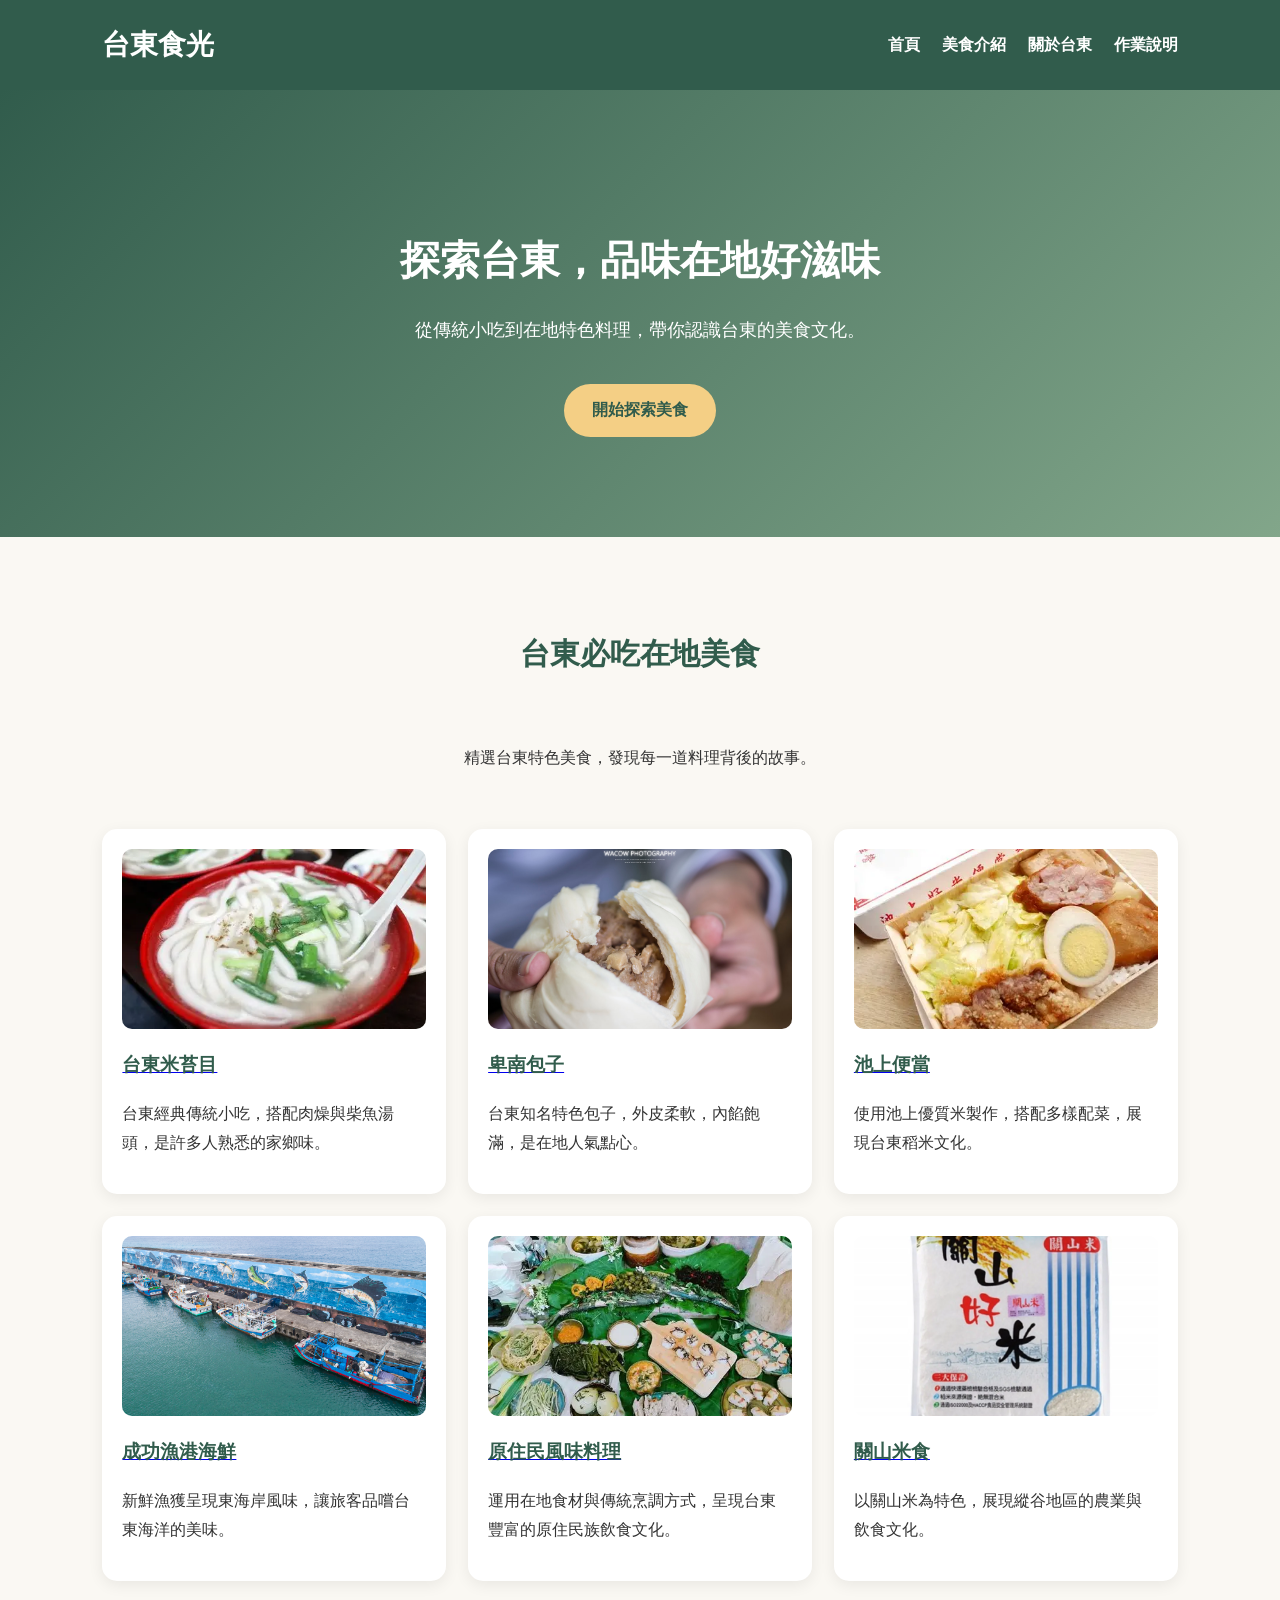
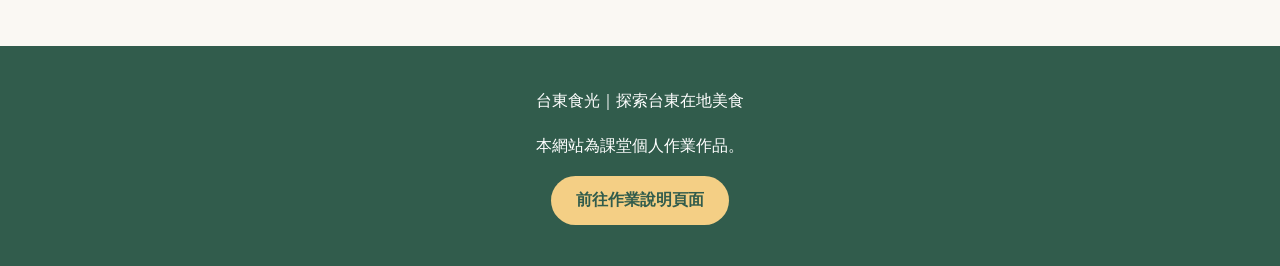
<file: index.html>
<!DOCTYPE html>
<html lang="zh-Hant">
<head>
    <meta charset="UTF-8">
    <meta name="viewport" content="width=device-width, initial-scale=1.0">
   <link rel="stylesheet" href="style.css">
    <title>台東食光｜探索台東在地美食</title>
</head>
<body>

    <!-- 網站導覽列 -->
    <header>
        <h1>台東食光</h1>

        <nav>
            <a href="index.html">首頁</a>
            <a href="#foods">美食介紹</a>
            <a href="#about">關於台東</a>
            <a href="about.html">作業說明</a>
        </nav>
    </header>

    <!-- 網站主視覺 -->
    <main>
        <section class="hero">
            <h2>探索台東，品味在地好滋味</h2>
            <p>從傳統小吃到在地特色料理，帶你認識台東的美食文化。</p>
            <a href="#foods">開始探索美食</a>
        </section>

        <!-- 美食介紹 -->
        
<section id="foods">
    <h2>台東必吃在地美食</h2>
    <p>精選台東特色美食，發現每一道料理背後的故事。</p>

    <article>
    <a href="https://www.google.com/search?q=台東米苔目店家"
       target="_blank">
        <img src="rice-noodles.jpg" alt="台東傳統米苔目">
        <h3>台東米苔目</h3>
    </a>
    <p>台東經典傳統小吃，搭配肉燥與柴魚湯頭，是許多人熟悉的家鄉味。</p>
</article>
<article>
    <a href="https://www.google.com/search?q=台東卑南包子店家" target="_blank">
        <img src="pinnan-bun.jpg" alt="卑南包子">
        <h3>卑南包子</h3>
    </a>
    <p>台東知名特色包子，外皮柔軟，內餡飽滿，是在地人氣點心。</p>
</article>
<article>
    <a href="https://www.google.com/search?q=台東池上便當店家" target="_blank">
        <img src="chishang-bento.jpg" alt="池上便當">
        <h3>池上便當</h3>
    </a>
    <p>使用池上優質米製作，搭配多樣配菜，展現台東稻米文化。</p>
</article>
 <article>
    <a href="https://www.google.com/search?q=台東成功漁港海鮮餐廳" target="_blank">
        <img src="chenggong-seafood.jpg" alt="成功漁港海鮮">
        <h3>成功漁港海鮮</h3>
    </a>
    <p>新鮮漁獲呈現東海岸風味，讓旅客品嚐台東海洋的美味。</p>
</article>
    <article>
    <a href="https://www.google.com/search?q=台東原住民風味料理餐廳" target="_blank">
        <img src="aboriginal-food.jpg" alt="原住民風味料理">
        <h3>原住民風味料理</h3>
    </a>
    <p>運用在地食材與傳統烹調方式，呈現台東豐富的原住民族飲食文化。</p>
</article>
<article>
    <a href="https://www.google.com/search?q=台東關山米食店家" target="_blank">
        <img src="guanshan-rice.jpg" alt="關山米食">
        <h3>關山米食</h3>
    </a>
    <p>以關山米為特色，展現縱谷地區的農業與飲食文化。</p>
</article>
    
  
</section>

    </main>

    <!-- 頁尾 -->
    <footer>
    <p>台東食光｜探索台東在地美食</p>
    <p>本網站為課堂個人作業作品。</p>

    <p>
        <a href="about.html">前往作業說明頁面</a>
    </p>
</footer>
</body>
</html>
</file>
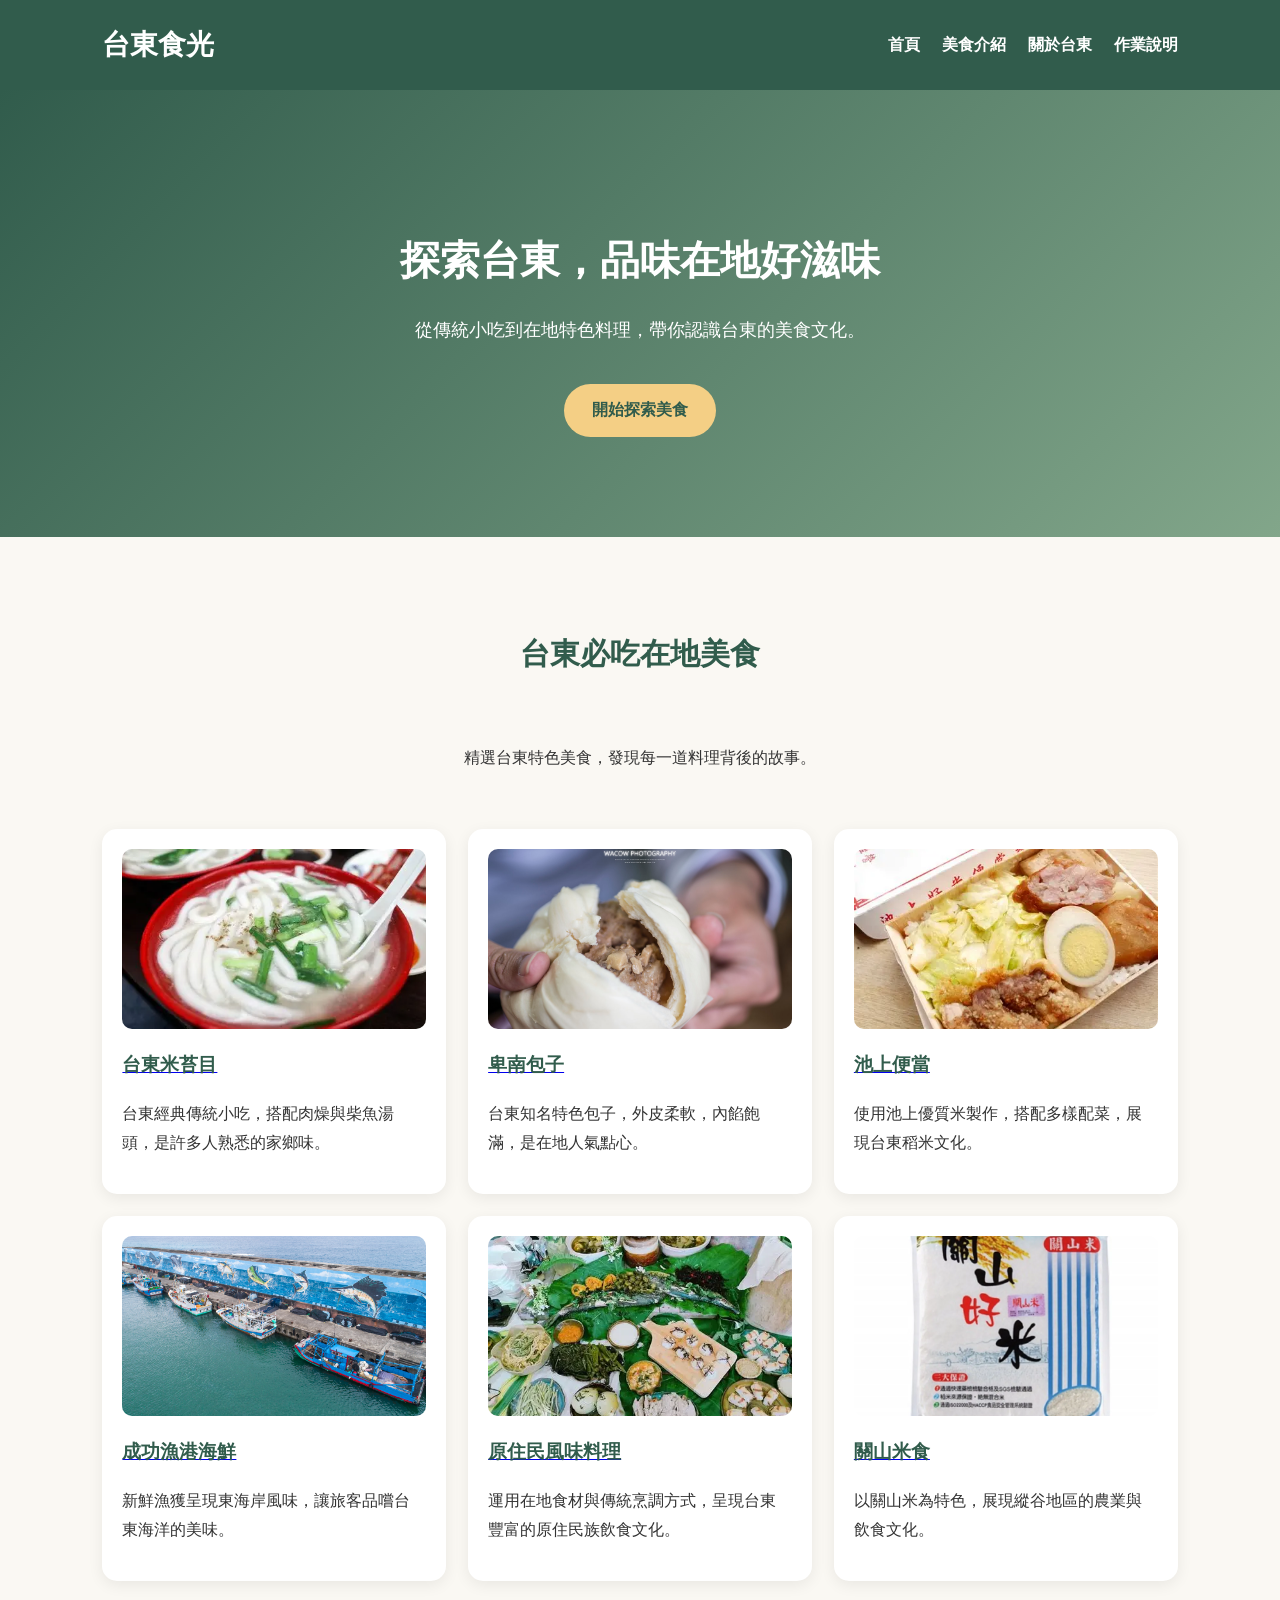
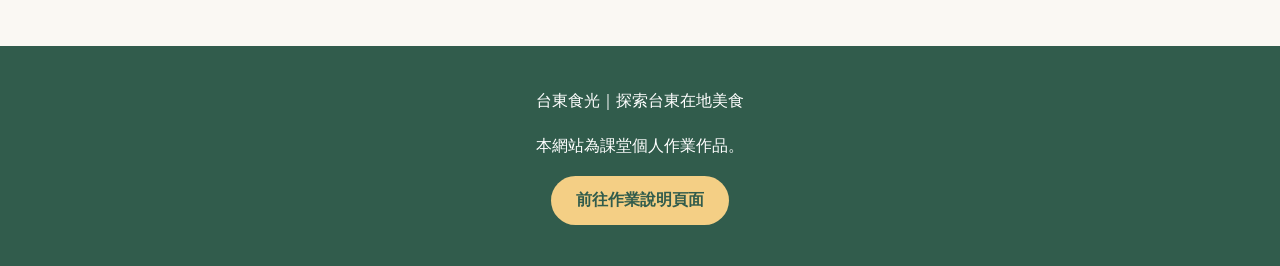
<file: 台東在地美食網站/index.html>
<!DOCTYPE html>
<html lang="zh-Hant">
<head>
    <meta charset="UTF-8">
    <meta name="viewport" content="width=device-width, initial-scale=1.0">
   <link rel="stylesheet" href="style.css">
    <title>台東食光｜探索台東在地美食</title>
</head>
<body>

    <!-- 網站導覽列 -->
    <header>
        <h1>台東食光</h1>

        <nav>
            <a href="index.html">首頁</a>
            <a href="#foods">美食介紹</a>
            <a href="#about">關於台東</a>
            <a href="about.html">作業說明</a>
        </nav>
    </header>

    <!-- 網站主視覺 -->
    <main>
        <section class="hero">
            <h2>探索台東，品味在地好滋味</h2>
            <p>從傳統小吃到在地特色料理，帶你認識台東的美食文化。</p>
            <a href="#foods">開始探索美食</a>
        </section>

        <!-- 美食介紹 -->
        
<section id="foods">
    <h2>台東必吃在地美食</h2>
    <p>精選台東特色美食，發現每一道料理背後的故事。</p>

    <article>
    <a href="https://www.google.com/search?q=台東米苔目店家"
       target="_blank">
        <img src="images/rice-noodles.jpg" alt="台東傳統米苔目">
        <h3>台東米苔目</h3>
    </a>
    <p>台東經典傳統小吃，搭配肉燥與柴魚湯頭，是許多人熟悉的家鄉味。</p>
</article>
<article>
    <a href="https://www.google.com/search?q=台東卑南包子店家" target="_blank">
        <img src="images/pinnan-bun.jpg" alt="卑南包子">
        <h3>卑南包子</h3>
    </a>
    <p>台東知名特色包子，外皮柔軟，內餡飽滿，是在地人氣點心。</p>
</article>
<article>
    <a href="https://www.google.com/search?q=台東池上便當店家" target="_blank">
        <img src="images/chishang-bento.jpg" alt="池上便當">
        <h3>池上便當</h3>
    </a>
    <p>使用池上優質米製作，搭配多樣配菜，展現台東稻米文化。</p>
</article>
 <article>
    <a href="https://www.google.com/search?q=台東成功漁港海鮮餐廳" target="_blank">
        <img src="images/chenggong-seafood.jpg" alt="成功漁港海鮮">
        <h3>成功漁港海鮮</h3>
    </a>
    <p>新鮮漁獲呈現東海岸風味，讓旅客品嚐台東海洋的美味。</p>
</article>
    <article>
    <a href="https://www.google.com/search?q=台東原住民風味料理餐廳" target="_blank">
        <img src="images/aboriginal-food.jpg" alt="原住民風味料理">
        <h3>原住民風味料理</h3>
    </a>
    <p>運用在地食材與傳統烹調方式，呈現台東豐富的原住民族飲食文化。</p>
</article>
<article>
    <a href="https://www.google.com/search?q=台東關山米食店家" target="_blank">
        <img src="images/guanshan-rice.jpg" alt="關山米食">
        <h3>關山米食</h3>
    </a>
    <p>以關山米為特色，展現縱谷地區的農業與飲食文化。</p>
</article>
    
  
</section>

    </main>

    <!-- 頁尾 -->
    <footer>
    <p>台東食光｜探索台東在地美食</p>
    <p>本網站為課堂個人作業作品。</p>

    <p>
        <a href="about.html">前往作業說明頁面</a>
    </p>
</footer>
</body>
</html>
</file>
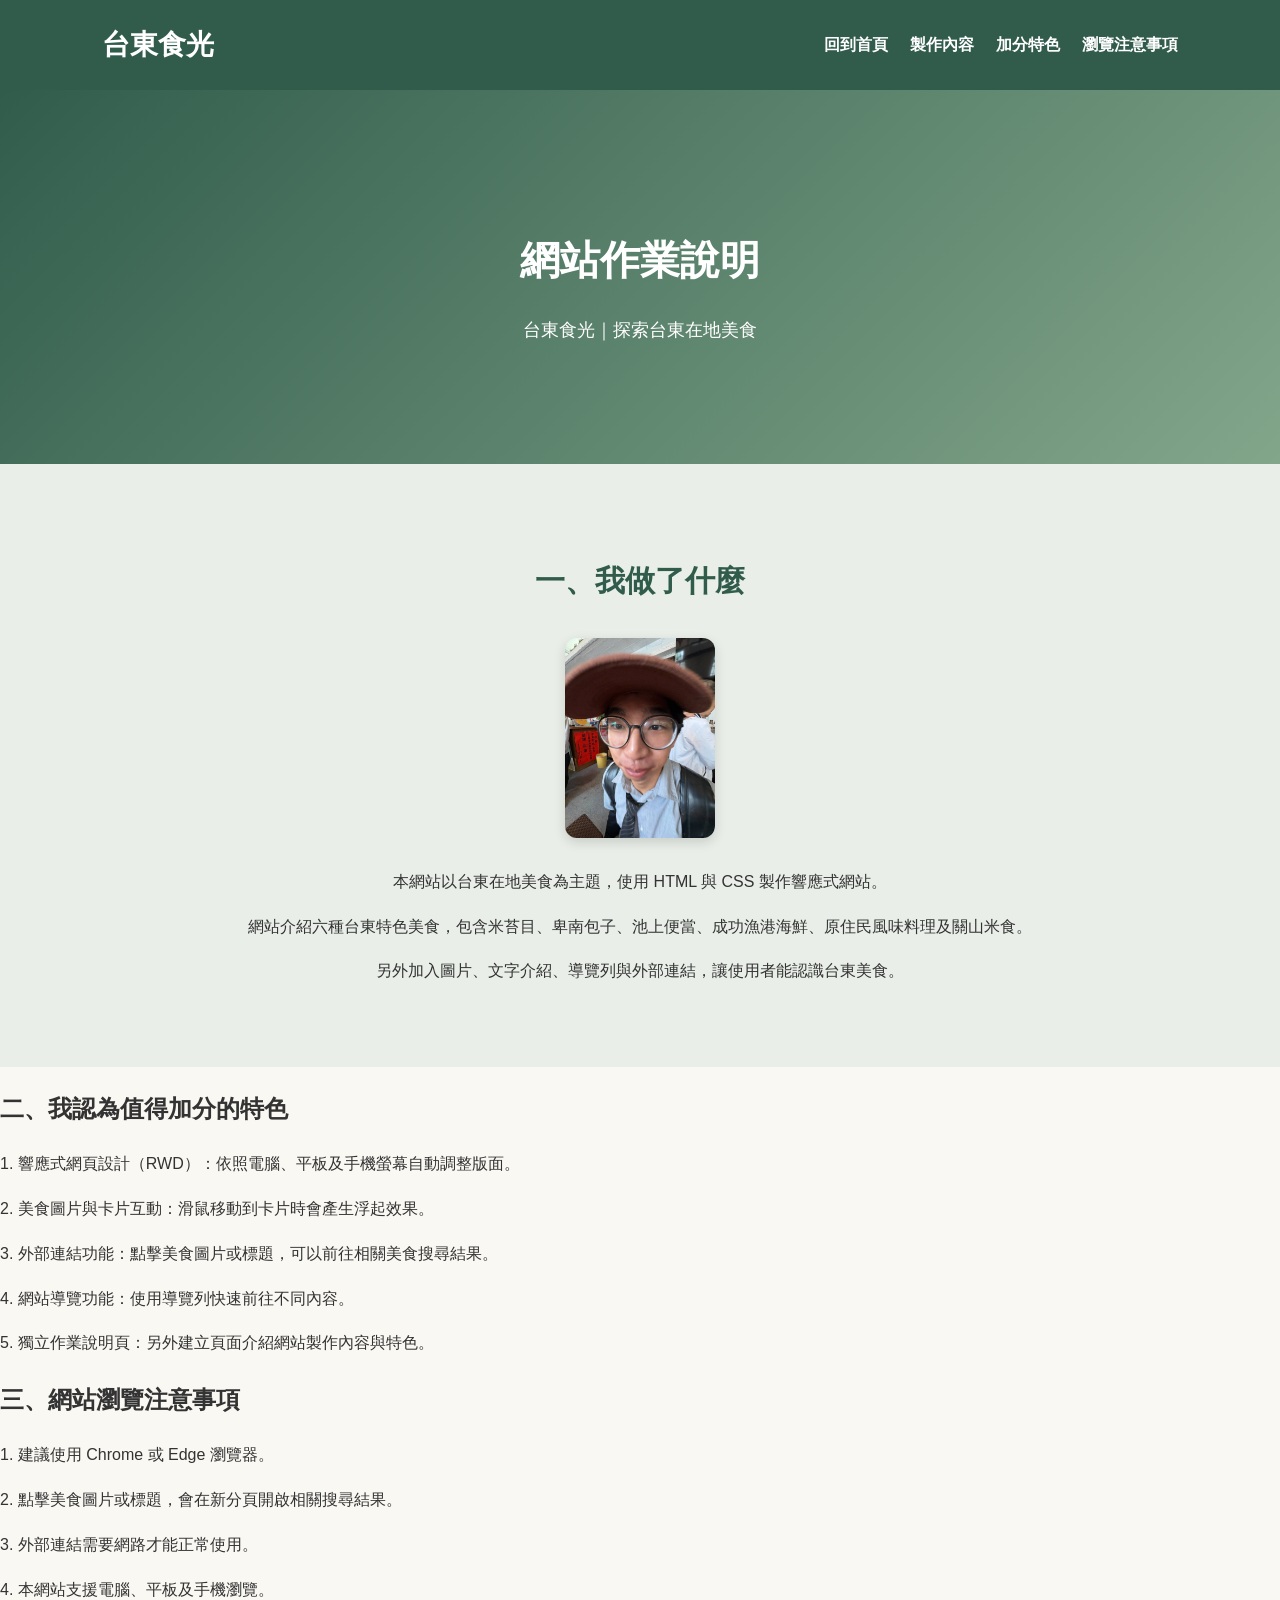
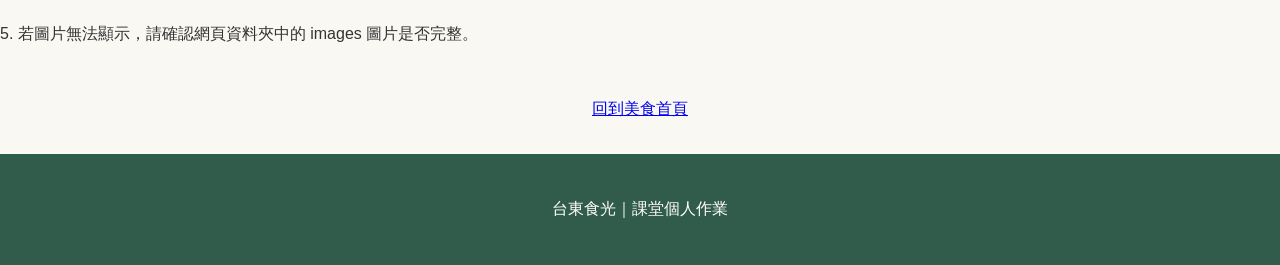
<file: about.html>
<!DOCTYPE html>
<html lang="zh-Hant">
<head>
    <meta charset="UTF-8">
    <meta name="viewport" content="width=device-width, initial-scale=1.0">
    <link rel="stylesheet" href="style.css">
    <title>作業說明｜台東食光</title>
</head>
<body>

    <header>
        <h1>台東食光</h1>
        <nav>
            <a href="index.html">回到首頁</a>
            <a href="#work">製作內容</a>
            <a href="#features">加分特色</a>
            <a href="#notes">瀏覽注意事項</a>
        </nav>
    </header>

    <main>
        <section class="hero">
            <h2>網站作業說明</h2>
            <p>台東食光｜探索台東在地美食</p>
        </section>

        <section id="about">
            <h2 id="work">一、我做了什麼</h2>
            <div class="author-photo">
    <img src="my-photo.jpg" alt="我的個人照片">
</div>
            <p>本網站以台東在地美食為主題，使用 HTML 與 CSS 製作響應式網站。</p>
            <p>網站介紹六種台東特色美食，包含米苔目、卑南包子、池上便當、成功漁港海鮮、原住民風味料理及關山米食。</p>
            <p>另外加入圖片、文字介紹、導覽列與外部連結，讓使用者能認識台東美食。</p>
        </section>

        <section id="features">
            <h2>二、我認為值得加分的特色</h2>
            <p>1. 響應式網頁設計（RWD）：依照電腦、平板及手機螢幕自動調整版面。</p>
            <p>2. 美食圖片與卡片互動：滑鼠移動到卡片時會產生浮起效果。</p>
            <p>3. 外部連結功能：點擊美食圖片或標題，可以前往相關美食搜尋結果。</p>
            <p>4. 網站導覽功能：使用導覽列快速前往不同內容。</p>
            <p>5. 獨立作業說明頁：另外建立頁面介紹網站製作內容與特色。</p>
        </section>

        <section id="notes">
            <h2>三、網站瀏覽注意事項</h2>
            <p>1. 建議使用 Chrome 或 Edge 瀏覽器。</p>
            <p>2. 點擊美食圖片或標題，會在新分頁開啟相關搜尋結果。</p>
            <p>3. 外部連結需要網路才能正常使用。</p>
            <p>4. 本網站支援電腦、平板及手機瀏覽。</p>
            <p>5. 若圖片無法顯示，請確認網頁資料夾中的 images 圖片是否完整。</p>
        </section>

        <div style="text-align:center; padding:30px;">
            <a href="index.html">回到美食首頁</a>
        </div>
    </main>

    <footer>
        <p>台東食光｜課堂個人作業</p>
    </footer>

</body>
</html>
</file>
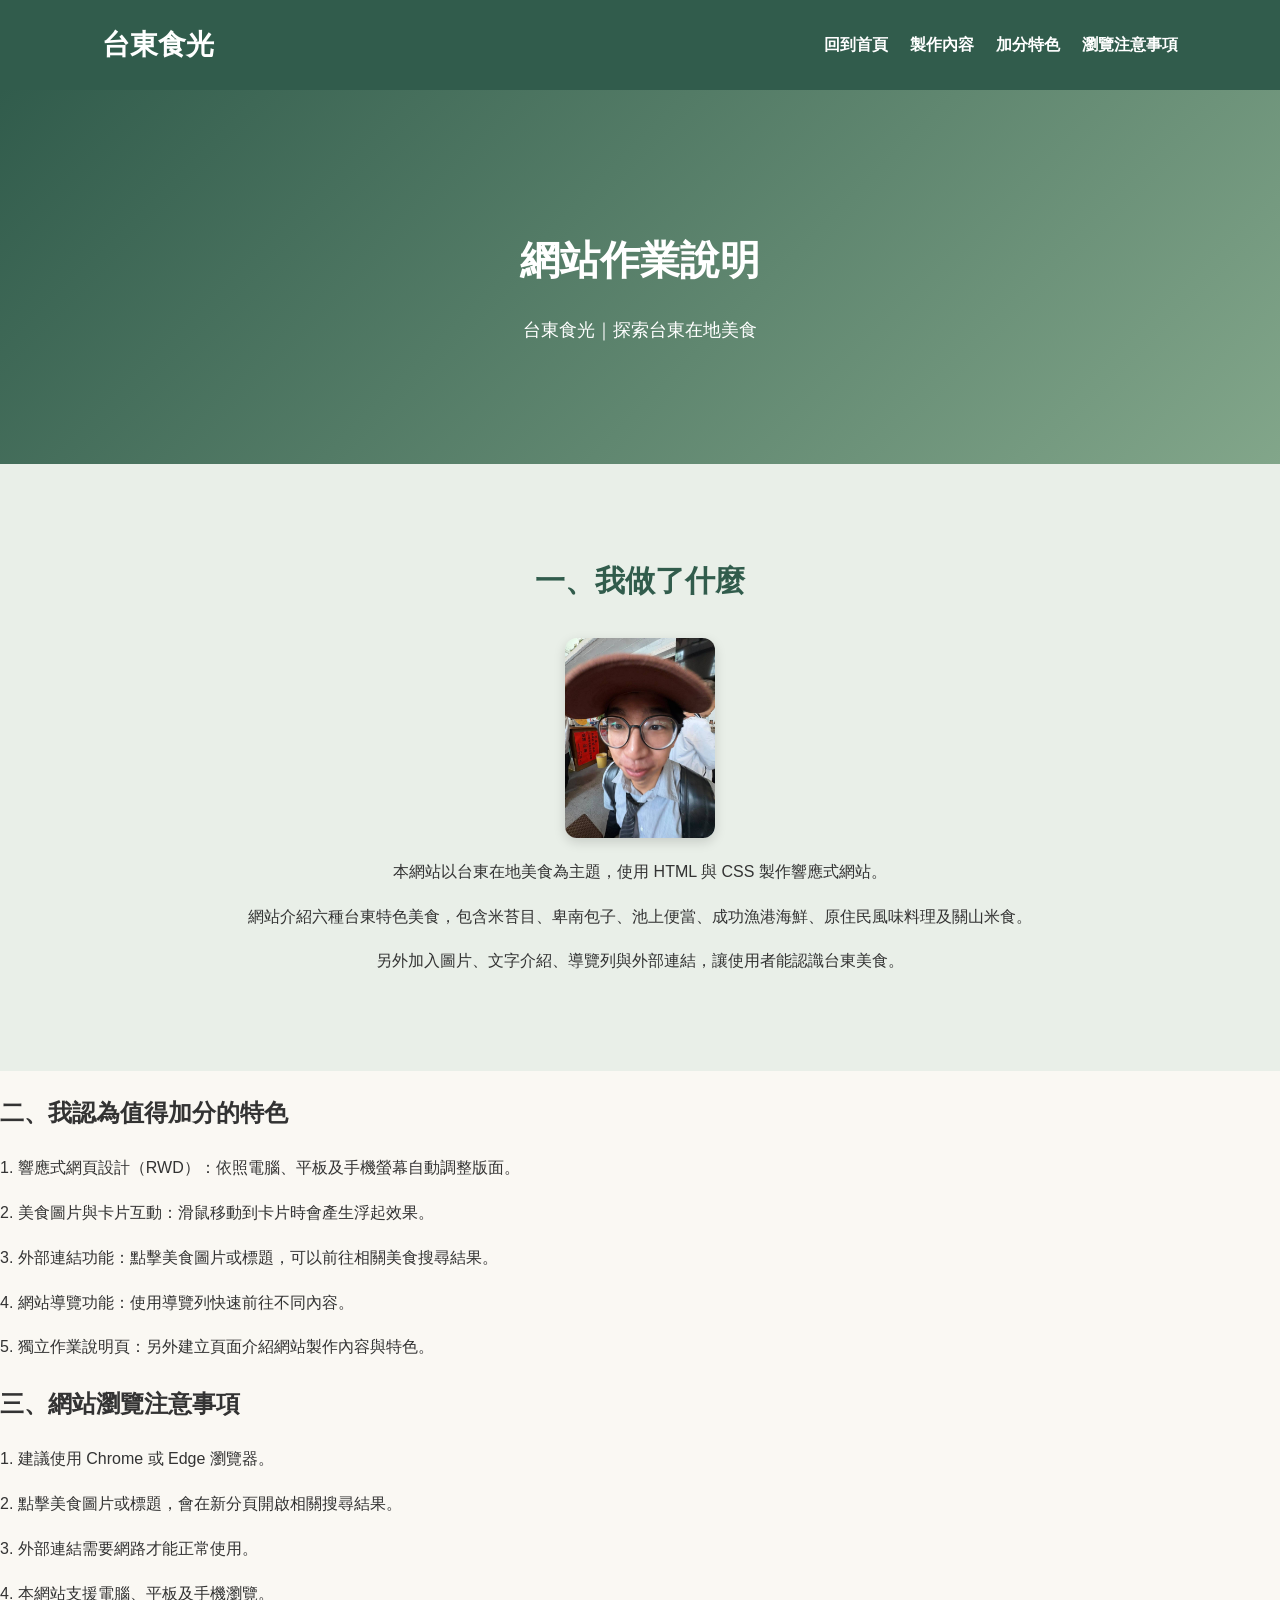
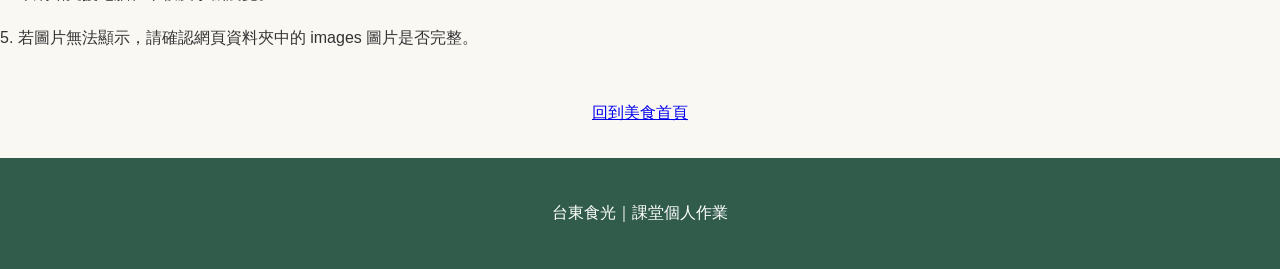
<file: 台東在地美食網站/about.html>
<!DOCTYPE html>
<html lang="zh-Hant">
<head>
    <meta charset="UTF-8">
    <meta name="viewport" content="width=device-width, initial-scale=1.0">
    <link rel="stylesheet" href="style.css">
    <title>作業說明｜台東食光</title>
</head>
<body>

    <header>
        <h1>台東食光</h1>
        <nav>
            <a href="index.html">回到首頁</a>
            <a href="#work">製作內容</a>
            <a href="#features">加分特色</a>
            <a href="#notes">瀏覽注意事項</a>
        </nav>
    </header>

    <main>
        <section class="hero">
            <h2>網站作業說明</h2>
            <p>台東食光｜探索台東在地美食</p>
        </section>

        <section id="about">
            <h2 id="work">一、我做了什麼</h2>
            <div class="author-photo">
    <img src="images/my-photo.jpg"
</div>
            <p>本網站以台東在地美食為主題，使用 HTML 與 CSS 製作響應式網站。</p>
            <p>網站介紹六種台東特色美食，包含米苔目、卑南包子、池上便當、成功漁港海鮮、原住民風味料理及關山米食。</p>
            <p>另外加入圖片、文字介紹、導覽列與外部連結，讓使用者能認識台東美食。</p>
        </section>

        <section id="features">
            <h2>二、我認為值得加分的特色</h2>
            <p>1. 響應式網頁設計（RWD）：依照電腦、平板及手機螢幕自動調整版面。</p>
            <p>2. 美食圖片與卡片互動：滑鼠移動到卡片時會產生浮起效果。</p>
            <p>3. 外部連結功能：點擊美食圖片或標題，可以前往相關美食搜尋結果。</p>
            <p>4. 網站導覽功能：使用導覽列快速前往不同內容。</p>
            <p>5. 獨立作業說明頁：另外建立頁面介紹網站製作內容與特色。</p>
        </section>

        <section id="notes">
            <h2>三、網站瀏覽注意事項</h2>
            <p>1. 建議使用 Chrome 或 Edge 瀏覽器。</p>
            <p>2. 點擊美食圖片或標題，會在新分頁開啟相關搜尋結果。</p>
            <p>3. 外部連結需要網路才能正常使用。</p>
            <p>4. 本網站支援電腦、平板及手機瀏覽。</p>
            <p>5. 若圖片無法顯示，請確認網頁資料夾中的 images 圖片是否完整。</p>
        </section>

        <div style="text-align:center; padding:30px;">
            <a href="index.html">回到美食首頁</a>
        </div>
    </main>

    <footer>
        <p>台東食光｜課堂個人作業</p>
    </footer>

</body>
</html>
</file>
<file: style.css>
/* 全網站基本設定 */
* {
    box-sizing: border-box;
}

html {
    scroll-behavior: smooth;
}

body {
    margin: 0;
    font-family: "Microsoft JhengHei", sans-serif;
    color: #333;
    background-color: #faf8f3;
    line-height: 1.8;
}

/* 導覽列 */
header {
    background-color: #315c4c;
    color: white;
    padding: 20px 8%;
    display: flex;
    justify-content: space-between;
    align-items: center;
    flex-wrap: wrap;
}

header h1 {
    margin: 0;
    font-size: 28px;
}

nav {
    display: flex;
    flex-wrap: wrap;
    gap: 22px;
}

nav a {
    color: white;
    text-decoration: none;
    font-weight: bold;
}

nav a:hover {
    color: #f4cf85;
}

/* 首頁主視覺 */
.hero {
    background: linear-gradient(135deg, #315c4c, #82a68a);
    color: white;
    text-align: center;
    padding: 100px 20px;
}

.hero h2 {
    font-size: 40px;
    margin-bottom: 10px;
}

.hero p {
    font-size: 18px;
}

.hero a {
    display: inline-block;
    margin-top: 20px;
    padding: 12px 28px;
    background-color: #f4cf85;
    color: #315c4c;
    border-radius: 30px;
    text-decoration: none;
    font-weight: bold;
}

/* 美食介紹區 */
#foods,
#about {
    padding: 65px 8%;
}

#foods > h2,
#about h2 {
    text-align: center;
    font-size: 30px;
    color: #315c4c;
}

#foods > p {
    text-align: center;
    margin-bottom: 35px;
}

/* 美食卡片 */
#foods {
    display: grid;
    grid-template-columns: repeat(3, minmax(0, 1fr));
    gap: 22px;
}

#foods > h2,
#foods > p {
    grid-column: 1 / -1;
}

#foods article {
    background-color: white;
    padding: 20px;
    border-radius: 15px;
    box-shadow: 0 4px 15px rgba(0, 0, 0, 0.07);
    transition: transform 0.3s;
    min-width: 0;
}

#foods article:hover {
    transform: translateY(-6px);
}

#foods article h3 {
    color: #315c4c;
}

/* 六張美食圖片 */
#foods article img {
    width: 100%;
    height: 180px;
    object-fit: cover;
    display: block;
    border-radius: 10px;
}

/* 關於台東 */
#about {
    background-color: #e9efe8;
    text-align: center;
}

/* 頁尾 */
footer {
    background-color: #315c4c;
    color: white;
    text-align: center;
    padding: 25px;
}

/* 平板：兩欄 */
@media (max-width: 768px) {
    header {
        flex-direction: column;
        gap: 15px;
    }

    nav {
        justify-content: center;
        gap: 12px;
    }

    .hero {
        padding: 65px 20px;
    }

    .hero h2 {
        font-size: 28px;
    }

    #foods {
        grid-template-columns: repeat(2, minmax(0, 1fr));
        padding: 40px 5%;
    }

    #about {
        padding: 45px 6%;
    }
}

/* 手機：一欄 */
@media (max-width: 480px) {
    #foods {
        grid-template-columns: 1fr;
    }

    .hero h2 {
        font-size: 24px;
    }

    nav {
        gap: 10px;
        font-size: 14px;
    }
}

/* 頁尾作業說明連結 */
footer a {
    display: inline-block;
    color: #315c4c;
    background-color: #f4cf85;
    padding: 10px 25px;
    border-radius: 25px;
    text-decoration: none;
    font-weight: bold;
    transition: 0.3s;
}

footer a:hover {
    background-color: white;
    transform: translateY(-3px);
}

/* 作業說明頁面的個人照片 */
.author-photo {
    text-align: center;
    margin: 30px auto;
}

.author-photo img {
    width: 150px;
    height: 200px;
    max-width: 150px;
    object-fit: cover;
    display: block;
    margin: 20px auto;
    border-radius: 12px;
    box-shadow: 0 4px 12px rgba(0, 0, 0, 0.15);
}
</file>
<file: 台東在地美食網站/style.css>
/* 全網站基本設定 */
* {
    box-sizing: border-box;
}

html {
    scroll-behavior: smooth;
}

body {
    margin: 0;
    font-family: "Microsoft JhengHei", sans-serif;
    color: #333;
    background-color: #faf8f3;
    line-height: 1.8;
}

/* 導覽列 */
header {
    background-color: #315c4c;
    color: white;
    padding: 20px 8%;
    display: flex;
    justify-content: space-between;
    align-items: center;
    flex-wrap: wrap;
}

header h1 {
    margin: 0;
    font-size: 28px;
}

nav {
    display: flex;
    flex-wrap: wrap;
    gap: 22px;
}

nav a {
    color: white;
    text-decoration: none;
    font-weight: bold;
}

nav a:hover {
    color: #f4cf85;
}

/* 首頁主視覺 */
.hero {
    background: linear-gradient(135deg, #315c4c, #82a68a);
    color: white;
    text-align: center;
    padding: 100px 20px;
}

.hero h2 {
    font-size: 40px;
    margin-bottom: 10px;
}

.hero p {
    font-size: 18px;
}

.hero a {
    display: inline-block;
    margin-top: 20px;
    padding: 12px 28px;
    background-color: #f4cf85;
    color: #315c4c;
    border-radius: 30px;
    text-decoration: none;
    font-weight: bold;
}

/* 美食介紹區 */
#foods,
#about {
    padding: 65px 8%;
}

#foods > h2,
#about h2 {
    text-align: center;
    font-size: 30px;
    color: #315c4c;
}

#foods > p {
    text-align: center;
    margin-bottom: 35px;
}

/* 美食卡片 */
#foods {
    display: grid;
    grid-template-columns: repeat(3, minmax(0, 1fr));
    gap: 22px;
}

#foods > h2,
#foods > p {
    grid-column: 1 / -1;
}

#foods article {
    background-color: white;
    padding: 20px;
    border-radius: 15px;
    box-shadow: 0 4px 15px rgba(0, 0, 0, 0.07);
    transition: transform 0.3s;
    min-width: 0;
}

#foods article:hover {
    transform: translateY(-6px);
}

#foods article h3 {
    color: #315c4c;
}

/* 六張美食圖片 */
#foods article img {
    width: 100%;
    height: 180px;
    object-fit: cover;
    display: block;
    border-radius: 10px;
}

/* 關於台東 */
#about {
    background-color: #e9efe8;
    text-align: center;
}

/* 頁尾 */
footer {
    background-color: #315c4c;
    color: white;
    text-align: center;
    padding: 25px;
}

/* 平板：兩欄 */
@media (max-width: 768px) {
    header {
        flex-direction: column;
        gap: 15px;
    }

    nav {
        justify-content: center;
        gap: 12px;
    }

    .hero {
        padding: 65px 20px;
    }

    .hero h2 {
        font-size: 28px;
    }

    #foods {
        grid-template-columns: repeat(2, minmax(0, 1fr));
        padding: 40px 5%;
    }

    #about {
        padding: 45px 6%;
    }
}

/* 手機：一欄 */
@media (max-width: 480px) {
    #foods {
        grid-template-columns: 1fr;
    }

    .hero h2 {
        font-size: 24px;
    }

    nav {
        gap: 10px;
        font-size: 14px;
    }
}

/* 頁尾作業說明連結 */
footer a {
    display: inline-block;
    color: #315c4c;
    background-color: #f4cf85;
    padding: 10px 25px;
    border-radius: 25px;
    text-decoration: none;
    font-weight: bold;
    transition: 0.3s;
}

footer a:hover {
    background-color: white;
    transform: translateY(-3px);
}

/* 作業說明頁面的個人照片 */
.author-photo {
    text-align: center;
    margin: 30px auto;
}

.author-photo img {
    width: 150px;
    height: 200px;
    max-width: 150px;
    object-fit: cover;
    display: block;
    margin: 20px auto;
    border-radius: 12px;
    box-shadow: 0 4px 12px rgba(0, 0, 0, 0.15);
}
</file>
